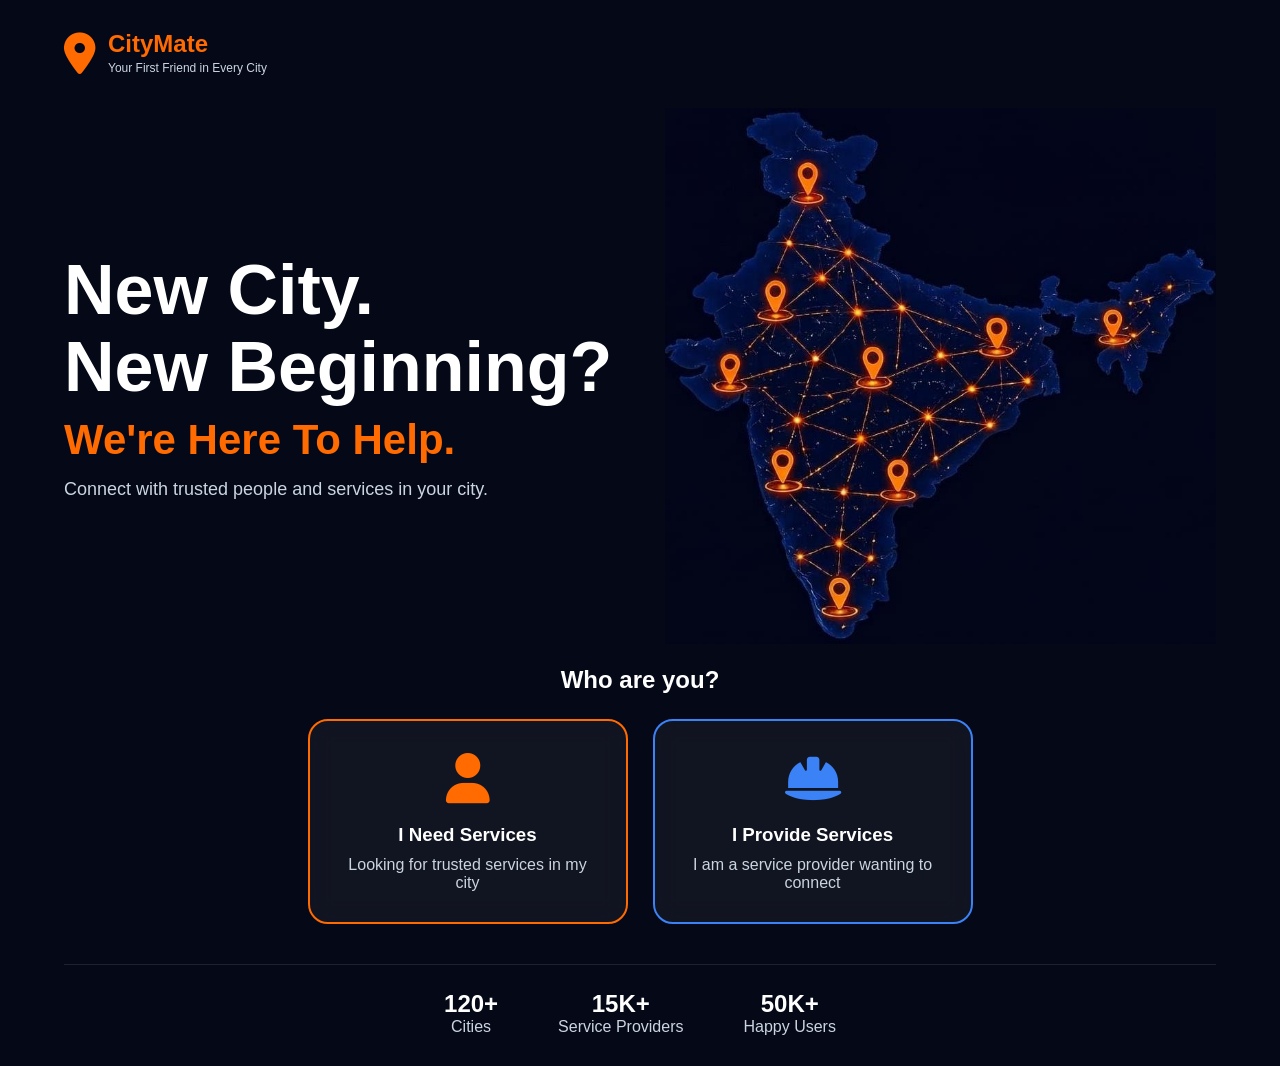
<file: index.html>
<!DOCTYPE html>
<html lang="en">
<head>
<meta charset="UTF-8">
<meta name="viewport" content="width=device-width, initial-scale=1.0">

<title>CityMate</title>

<link rel="stylesheet" href="style.css">

<link rel="stylesheet"
href="https://cdnjs.cloudflare.com/ajax/libs/font-awesome/6.5.1/css/all.min.css">
</head>

<body>

<div class="container">

    <div class="logo">

        <i class="fas fa-map-marker-alt"></i>

        <div class="logo-text">
            <h2>CityMate</h2>
            <span>Your First Friend in Every City</span>
        </div>

    </div>

    <section class="hero">

        <div class="left-content">

            <h1>
                New City.<br>
                New Beginning?
            </h1>

            <h2>We're Here To Help.</h2>

            <p>
                Connect with trusted people and services in your city.
            </p>

        </div>

        <div class="right-content">

            <img src="logo.jpeg" alt="India Map">

        </div>

    </section>

    <h2 class="who-title">Who are you?</h2>

    <div class="role-container">

        <a href="user-login.html" class="role-card user">

            <div class="role-icon">
                <i class="fas fa-user"></i>
            </div>

            <h3>I Need Services</h3>

            <p>Looking for trusted services in my city</p>

        </a>

        <a href="provider-login.html" class="role-card provider">

            <div class="role-icon">
                <i class="fas fa-hard-hat"></i>
            </div>

            <h3>I Provide Services</h3>

            <p>I am a service provider wanting to connect</p>

        </a>

    </div>

    <div class="stats">

        <div>
            <h2>120+</h2>
            <p>Cities</p>
        </div>

        <div>
            <h2>15K+</h2>
            <p>Service Providers</p>
        </div>

        <div>
            <h2>50K+</h2>
            <p>Happy Users</p>
        </div>

    </div>

</div>

</body>
</html>
</file>
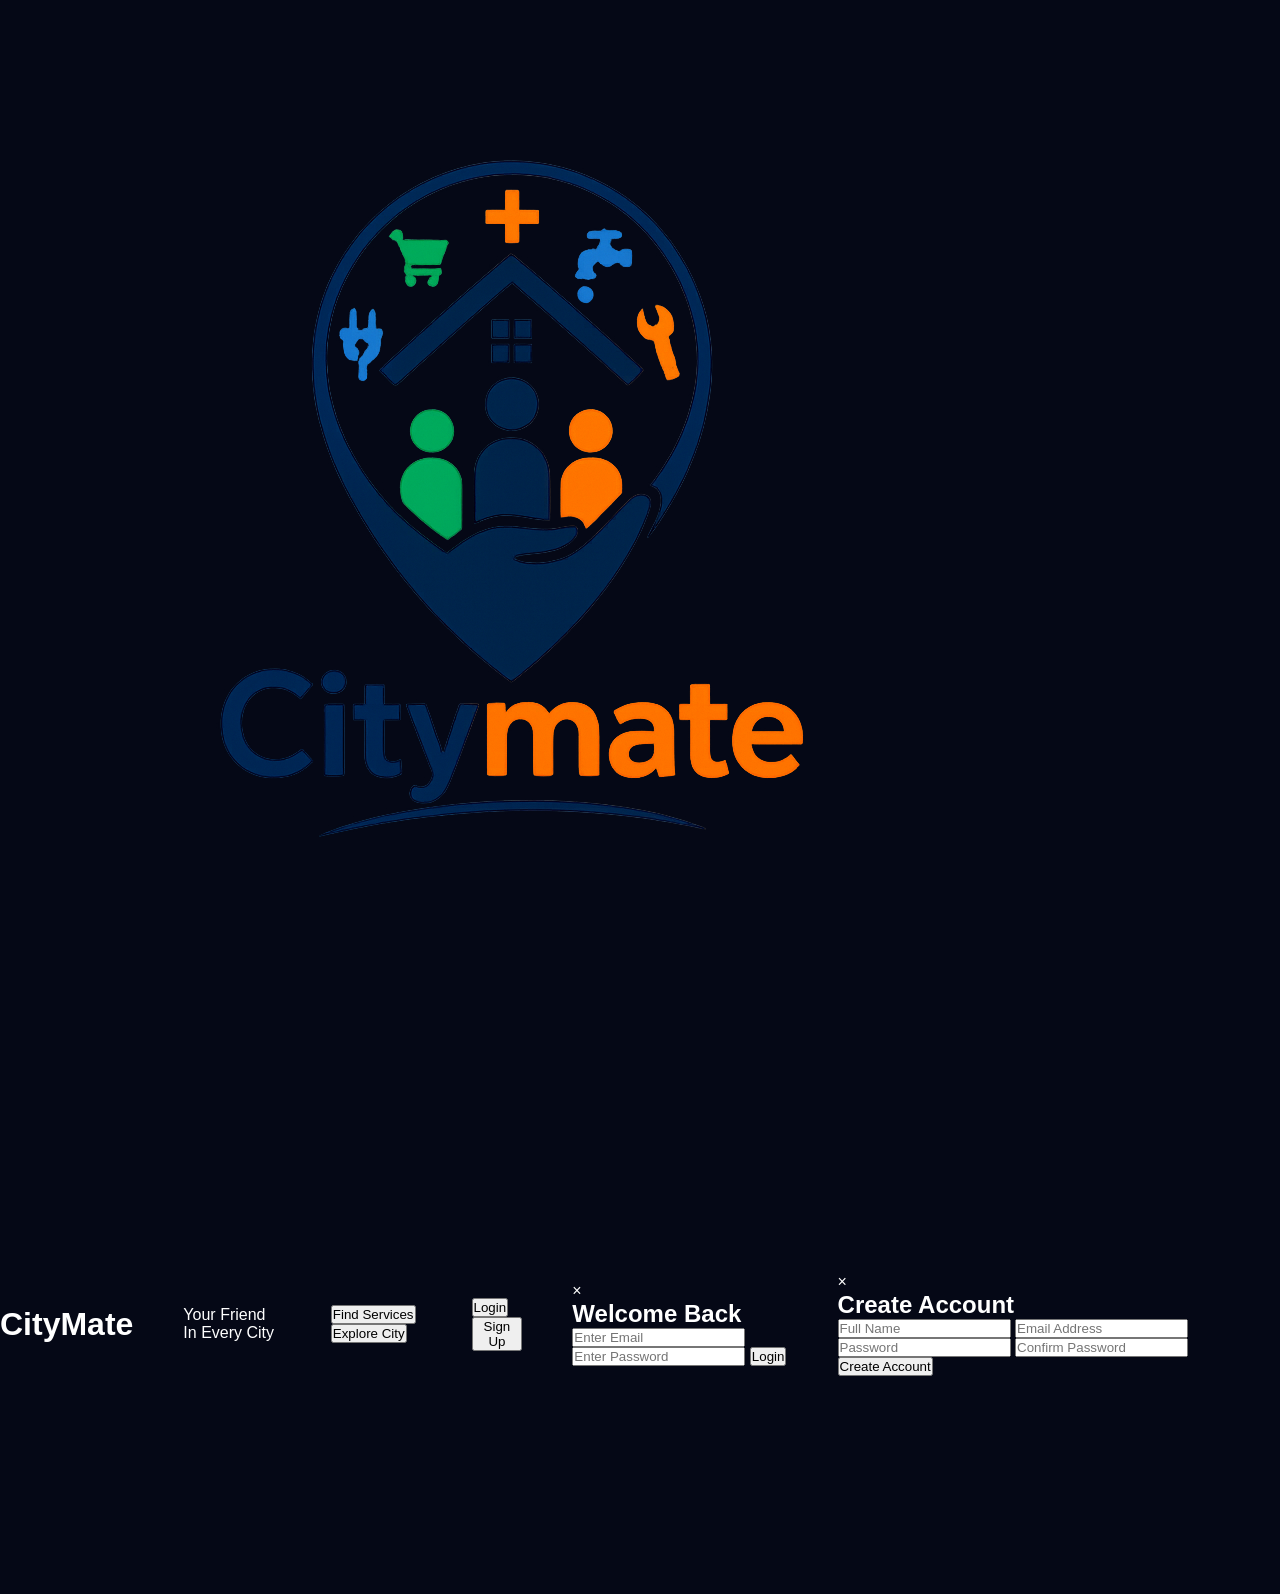
<file: Citymate.html>
<!DOCTYPE html>
<html lang="en">
<head>
<meta charset="UTF-8">
<meta name="viewport" content="width=device-width, initial-scale=1.0">
<title>CityMate</title>

<link rel="stylesheet" href="style.css">
</head>
<body>

<img src="citymate.png" alt="CityMate Logo" class="logo">

<div class="hero">

    <h1>CityMate</h1>
    <p>Your Friend In Every City</p>

    <div class="buttons">
        <button class="find-btn">Find Services</button>
        <button class="explore-btn">Explore City</button>
    </div>

    <div class="auth-buttons">
        <button id="showLogin">Login</button>
        <button id="showSignup">Sign Up</button>
    </div>

    <!-- Login Form -->

    <div id="loginBox" class="form-container">

        <div class="card">

            <span class="close-btn" onclick="closeForms()">&times;</span>

            <h2>Welcome Back</h2>

            <input type="email" placeholder="Enter Email" required>

            <input type="password" placeholder="Enter Password" required>

            <button class="submit-btn"
            onclick="window.location.href='dashboard.html'">
                Login
            </button>

        </div>

    </div>

    <!-- Signup Form -->

    <div id="signupBox" class="form-container">

        <div class="card">

            <span class="close-btn" onclick="closeForms()">&times;</span>

            <h2>Create Account</h2>

            <input type="text" placeholder="Full Name" required>

            <input type="email" placeholder="Email Address" required>

            <input type="password" placeholder="Password" required>

            <input type="password" placeholder="Confirm Password" required>

            <button class="signup-submit-btn"
            onclick="window.location.href='dashboard.html'">
                Create Account
            </button>

        </div>

    </div>

</div>

<script>

const loginBtn = document.getElementById("showLogin");
const signupBtn = document.getElementById("showSignup");

const loginBox = document.getElementById("loginBox");
const signupBox = document.getElementById("signupBox");

loginBtn.addEventListener("click", function(){

    signupBox.style.display = "none";

    if(loginBox.style.display === "flex"){
        loginBox.style.display = "none";
    }
    else{
        loginBox.style.display = "flex";
    }

});

signupBtn.addEventListener("click", function(){

    loginBox.style.display = "none";

    if(signupBox.style.display === "flex"){
        signupBox.style.display = "none";
    }
    else{
        signupBox.style.display = "flex";
    }

});

function closeForms(){
    loginBox.style.display = "none";
    signupBox.style.display = "none";
}

</script>

</body>
</html>
</file>
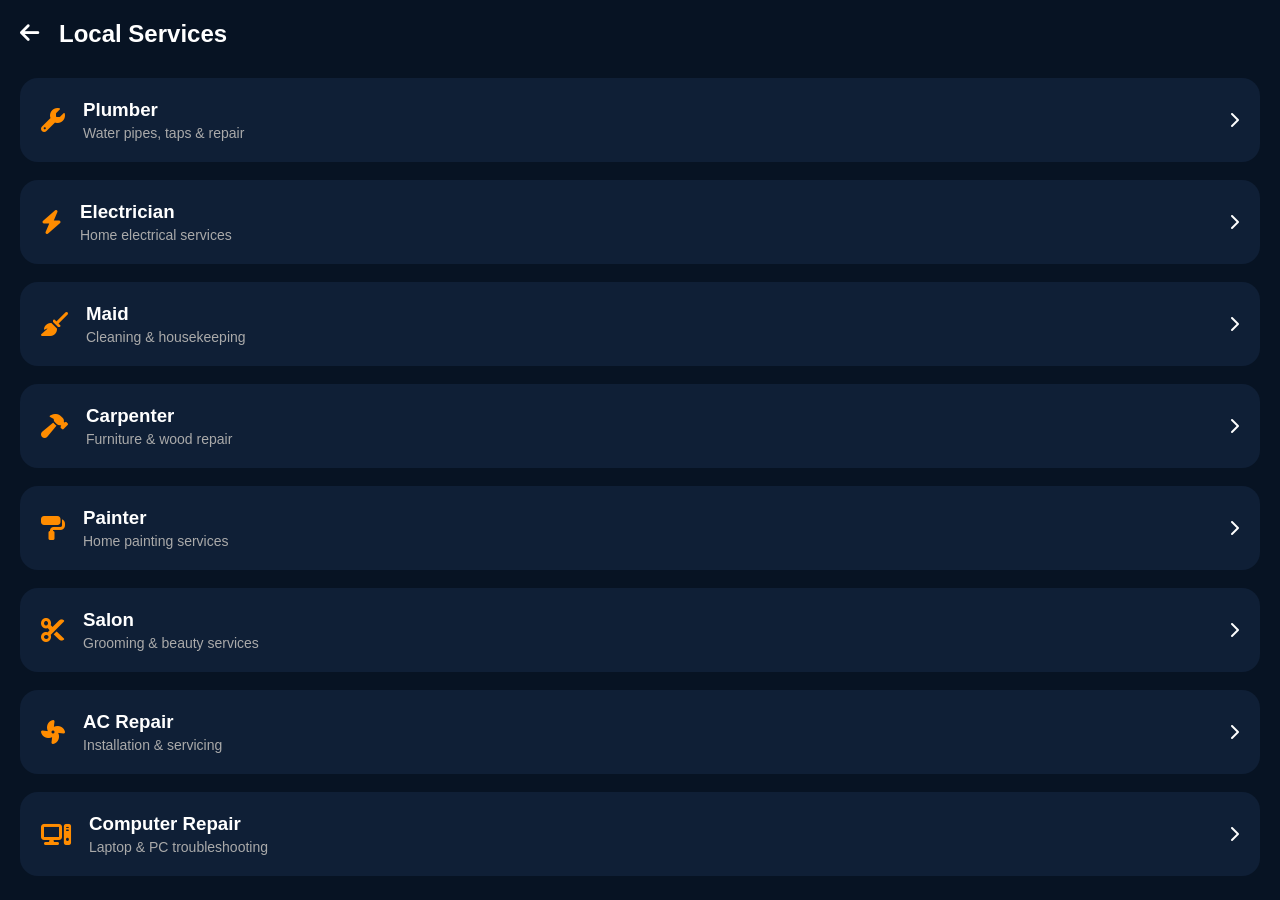
<file: local-services.html>
<!DOCTYPE html>
<html lang="en">
<head>
<meta charset="UTF-8">
<meta name="viewport" content="width=device-width, initial-scale=1.0">

<title>Local Services | CityMate</title>

<link rel="stylesheet"
href="https://cdnjs.cloudflare.com/ajax/libs/font-awesome/6.5.1/css/all.min.css">

<link rel="stylesheet"
href="local-services.css">
</head>

<body>

<div class="container">

    <div class="header">

        <a href="dashboard.html">
            <i class="fa-solid fa-arrow-left"></i>
        </a>

        <h2>Local Services</h2>

    </div>


    <div class="service-list">

        <a class="service-item" href="providers.html?service=Plumber">
            <div class="left">
                <i class="fa-solid fa-wrench"></i>
                <div>
                    <h3>Plumber</h3>
                    <p>Water pipes, taps & repair</p>
                </div>
            </div>
            <i class="fa-solid fa-chevron-right"></i>
        </a>

        <a class="service-item" href="providers.html?service=Electrician">
            <div class="left">
                <i class="fa-solid fa-bolt"></i>
                <div>
                    <h3>Electrician</h3>
                    <p>Home electrical services</p>
                </div>
            </div>
            <i class="fa-solid fa-chevron-right"></i>
        </a>

        <a class="service-item" href="providers.html?service=Maid">
            <div class="left">
                <i class="fa-solid fa-broom"></i>
                <div>
                    <h3>Maid</h3>
                    <p>Cleaning & housekeeping</p>
                </div>
            </div>
            <i class="fa-solid fa-chevron-right"></i>
        </a>

        <a class="service-item" href="providers.html?service=Carpenter">
            <div class="left">
                <i class="fa-solid fa-hammer"></i>
                <div>
                    <h3>Carpenter</h3>
                    <p>Furniture & wood repair</p>
                </div>
            </div>
            <i class="fa-solid fa-chevron-right"></i>
        </a>

        <a class="service-item" href="providers.html?service=Painter">
            <div class="left">
                <i class="fa-solid fa-paint-roller"></i>
                <div>
                    <h3>Painter</h3>
                    <p>Home painting services</p>
                </div>
            </div>
            <i class="fa-solid fa-chevron-right"></i>
        </a>

        <a class="service-item" href="providers.html?service=Salon">
            <div class="left">
                <i class="fa-solid fa-scissors"></i>
                <div>
                    <h3>Salon</h3>
                    <p>Grooming & beauty services</p>
                </div>
            </div>
            <i class="fa-solid fa-chevron-right"></i>
        </a>

        <a class="service-item" href="providers.html?service=AC Repair">
            <div class="left">
                <i class="fa-solid fa-fan"></i>
                <div>
                    <h3>AC Repair</h3>
                    <p>Installation & servicing</p>
                </div>
            </div>
            <i class="fa-solid fa-chevron-right"></i>
        </a>

        <a class="service-item" href="providers.html?service=Computer Repair">
            <div class="left">
                <i class="fa-solid fa-computer"></i>
                <div>
                    <h3>Computer Repair</h3>
                    <p>Laptop & PC troubleshooting</p>
                </div>
            </div>
            <i class="fa-solid fa-chevron-right"></i>
        </a>

    </div>

</div>

</body>
</html>
</file>
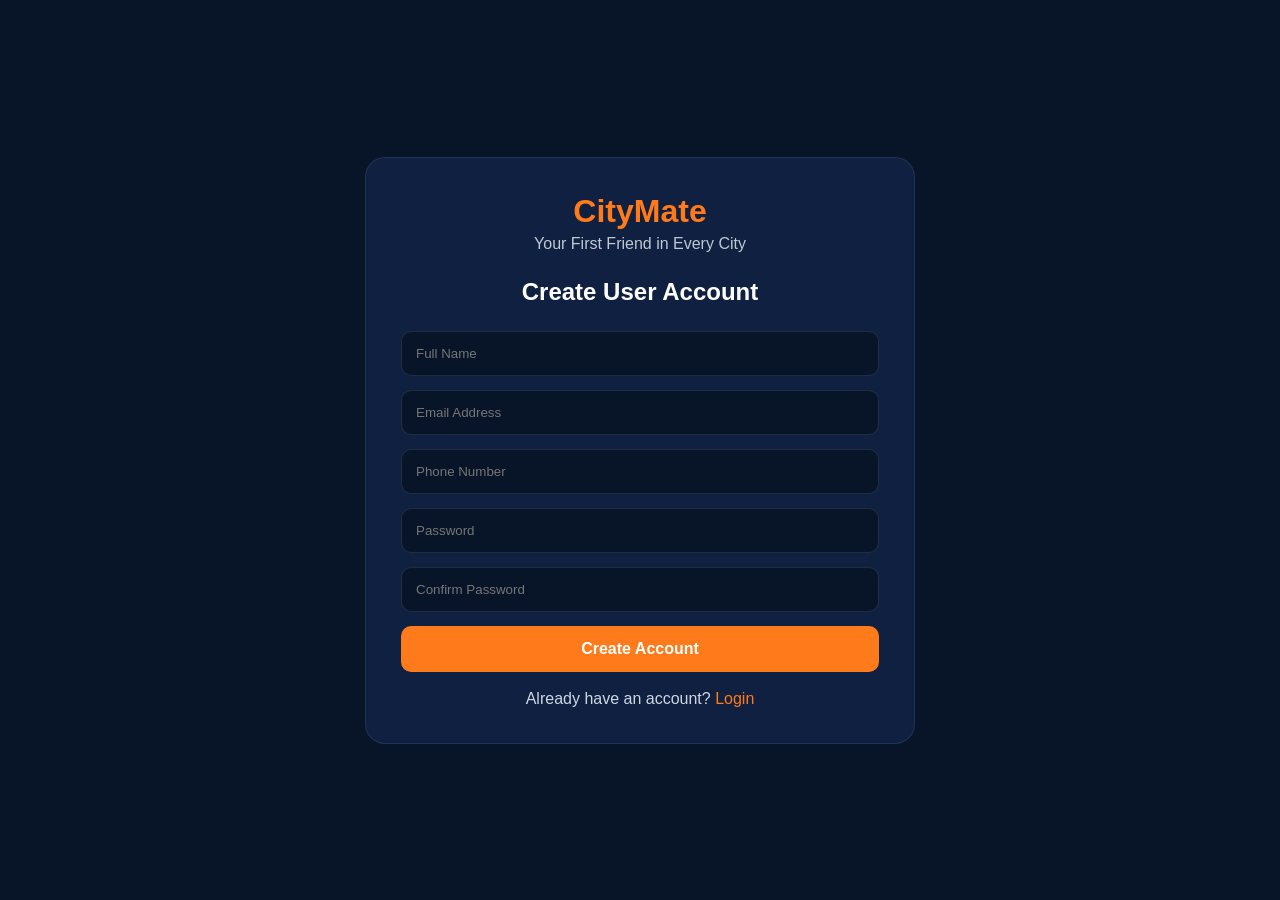
<file: signup.html>
<!DOCTYPE html>
<html lang="en">
<head>
    <meta charset="UTF-8">
    <meta name="viewport" content="width=device-width, initial-scale=1.0">
    <title>User Signup - CityMate</title>
    <link rel="stylesheet" href="signup.css">
</head>
<body>

<div class="container">

    <div class="card">
        <h1>CityMate</h1>
        <p class="tagline">Your First Friend in Every City</p>

        <h2>Create User Account</h2>

        <form action="dashboard.html">

            <input type="text" placeholder="Full Name" required>

            <input type="email" placeholder="Email Address" required>

            <input type="tel" placeholder="Phone Number" required>

            <input type="password" placeholder="Password" required>

            <input type="password" placeholder="Confirm Password" required>

            <button type="submit">
                Create Account
            </button>

        </form>

        <p class="link">
            Already have an account?
            <a href="user-login.html">Login</a>
        </p>

    </div>

</div>

</body>
</html>
</file>
<file: style.css>
*{
margin:0;
padding:0;
box-sizing:border-box;
font-family:'Poppins',sans-serif;
}

body{
background:#050816;
color:white;
min-height:100vh;
}

.container{
width:90%;
max-width:1300px;
margin:auto;
padding:30px 0;
}

.logo{
display:flex;
align-items:center;
gap:12px;
margin-bottom:30px;
}

.logo i{
font-size:42px;
color:#ff6b00;
}

.logo-text h2{
color:#ff6b00;
margin:0;
}

.logo-text span{
font-size:12px;
color:#cbd5e1;
}

.hero{
display:flex;
align-items:center;
justify-content:space-between;
gap:50px;
min-height:60vh;
}

.left-content{
flex:1;
}

.left-content h1{
font-size:70px;
line-height:1.1;
font-weight:700;
}

.left-content h2{
font-size:42px;
color:#ff6b00;
margin-top:10px;
}

.left-content p{
margin-top:15px;
font-size:18px;
color:#cbd5e1;
max-width:500px;
}

.right-content{
flex:1;
display:flex;
justify-content:center;
}

.right-content img{
width:100%;
max-width:700px;
animation:float 4s ease-in-out infinite;
}

@keyframes float{

0%{
transform:translateY(0);
}

50%{
transform:translateY(-12px);
}

100%{
transform:translateY(0);
}

}

.who-title{
text-align:center;
margin-top:20px;
margin-bottom:25px;
}

.role-container{
display:flex;
justify-content:center;
gap:25px;
flex-wrap:wrap;
}

.role-card{
width:320px;
padding:30px;
border-radius:20px;
text-align:center;
text-decoration:none;
background:rgba(255,255,255,.05);
backdrop-filter:blur(12px);
transition:.3s;
}

.role-card:hover{
transform:translateY(-8px);
}

.user{
border:2px solid #ff6b00;
}

.provider{
border:2px solid #3b82f6;
}

.role-icon{
font-size:50px;
margin-bottom:15px;
}

.user .role-icon{
color:#ff6b00;
}

.provider .role-icon{
color:#3b82f6;
}

.role-card h3{
color:white;
margin-bottom:10px;
}

.role-card p{
color:#cbd5e1;
}

.stats{
display:flex;
justify-content:center;
gap:60px;
margin-top:40px;
padding-top:25px;
border-top:1px solid rgba(255,255,255,.1);
text-align:center;
}

.stats p{
color:#cbd5e1;
}

@media(max-width:768px){

.container{
width:95%;
}

.hero{
flex-direction:column-reverse;
text-align:center;
}

.left-content h1{
font-size:42px;
}

.left-content h2{
font-size:28px;
}

.left-content p{
margin:auto;
margin-top:15px;
}

.right-content img{
max-width:320px;
}

.role-card{
width:100%;
max-width:350px;
}

.stats{
gap:20px;
flex-wrap:wrap;
}

}
</file>
<file: local-services.css>
*{
    margin:0;
    padding:0;
    box-sizing:border-box;
}

body{
    background:#071323;
    color:white;
    font-family:Arial,sans-serif;
}

.container{
    padding:20px;
}

.header{
    display:flex;
    align-items:center;
    gap:20px;
    margin-bottom:30px;
}

.header a{
    color:white;
    font-size:22px;
}

.service-list{
    display:flex;
    flex-direction:column;
    gap:18px;
}

.service-item{
    background:#0f1f36;
    border-radius:18px;
    padding:20px;
    display:flex;
    justify-content:space-between;
    align-items:center;
    cursor:pointer;
    transition:.3s;
    text-decoration:none;
    color:white;
    border:1px solid transparent;
}

.service-item:hover,
.service-item:focus-visible{
    transform:translateY(-3px);
    border:1px solid #ff8c00;
    outline:none;
}

.left{
    display:flex;
    align-items:center;
    gap:18px;
}

.left i{
    font-size:24px;
    color:#ff8c00;
}

.left h3{
    margin-bottom:4px;
}

.left p{
    color:#aaa;
    font-size:14px;
}
</file>
<file: signup.css>
*{
    margin:0;
    padding:0;
    box-sizing:border-box;
    font-family:Poppins,sans-serif;
}

body{
    background:#081528;
    min-height:100vh;
    display:flex;
    justify-content:center;
    align-items:center;
    padding:30px;
}

.container{
    width:100%;
    max-width:550px;
}

.card{
    background:#102040;
    padding:35px;
    border-radius:20px;
    border:1px solid rgba(255,255,255,0.08);
}

h1{
    text-align:center;
    color:#FF7A1A;
    margin-bottom:5px;
}

.tagline{
    text-align:center;
    color:#bfc7d5;
    margin-bottom:25px;
}

h2{
    text-align:center;
    color:white;
    margin-bottom:25px;
}

form{
    display:flex;
    flex-direction:column;
    gap:14px;
}

input,
select{
    width:100%;
    padding:14px;
    border:none;
    border-radius:10px;
    background:#081528;
    color:white;
    outline:none;
    border:1px solid rgba(255,255,255,0.1);
}

input:focus,
select:focus{
    border-color:#FF7A1A;
}

button{
    padding:14px;
    border:none;
    border-radius:10px;
    background:#FF7A1A;
    color:white;
    font-size:16px;
    font-weight:600;
    cursor:pointer;
    transition:.3s;
}

button:hover{
    transform:translateY(-2px);
}

.link{
    text-align:center;
    margin-top:18px;
    color:#cfd6e2;
}

.link a{
    color:#FF7A1A;
    text-decoration:none;
}

.form-error{
    display:none;
    background:rgba(239,68,68,.12);
    border:1px solid rgba(239,68,68,.4);
    color:#fca5a5;
    padding:10px 14px;
    border-radius:10px;
    font-size:13.5px;
}

.form-error.show{
    display:block;
}

.field-hint{
    font-size:12px;
    color:#8794a8;
    margin-top:-6px;
}

button:disabled{
    opacity:.65;
    cursor:not-allowed;
    transform:none;
}
</file>
